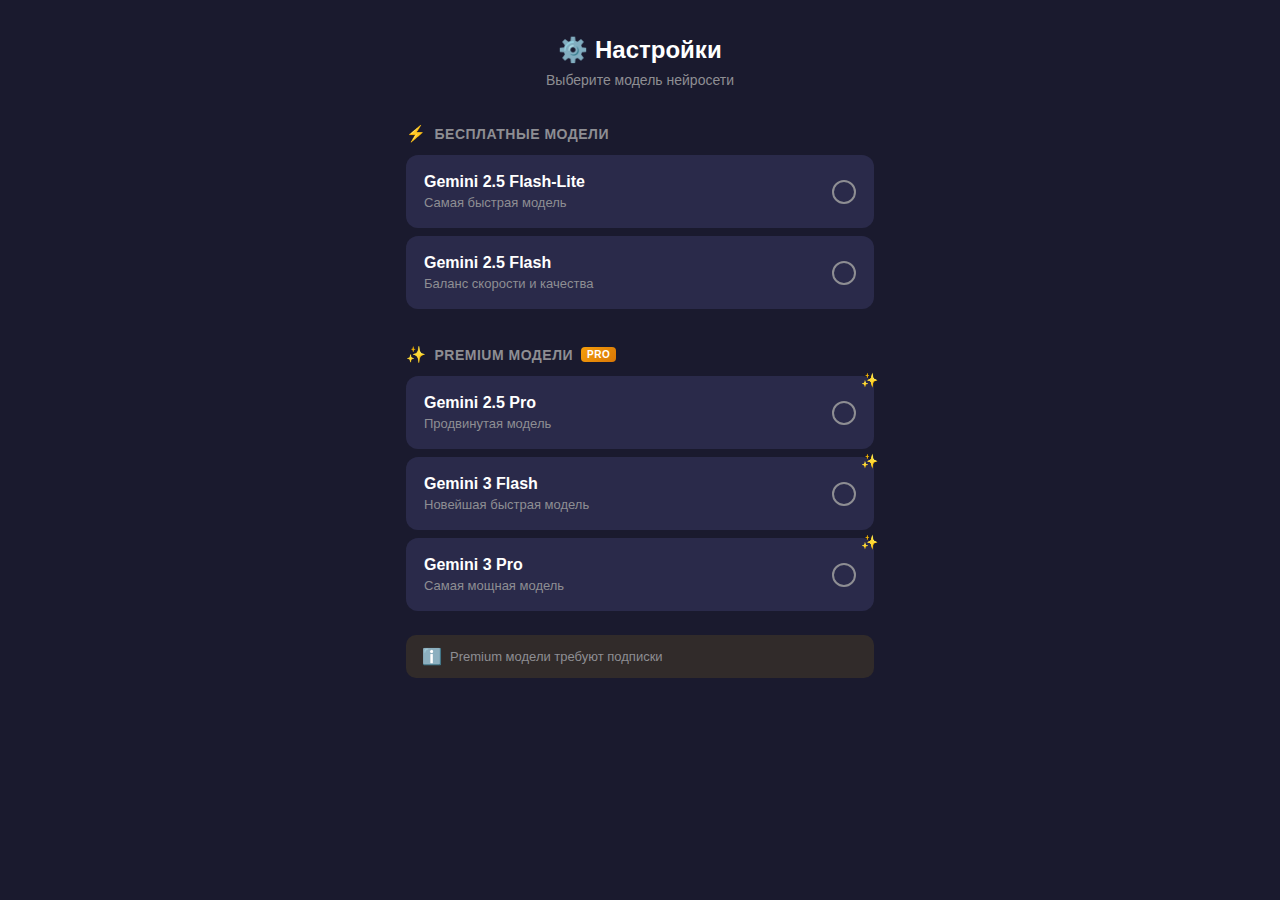
<file: index.html>
<!DOCTYPE html>
<html lang="ru">
<head>
    <meta charset="UTF-8">
    <meta name="viewport" content="width=device-width, initial-scale=1.0, user-scalable=no">
    <title>NeuroTelega - Настройки</title>
    <script src="https://telegram.org/js/telegram-web-app.js"></script>
    <link rel="stylesheet" href="style.css">
</head>
<body>
    <div class="container">
        <header>
            <h1>⚙️ Настройки</h1>
            <p class="subtitle">Выберите модель нейросети</p>
        </header>

        <section class="models-section">
            <div class="section-title">
                <span class="icon">⚡</span>
                <span>Бесплатные модели</span>
            </div>
            
            <div class="model-card" data-model="gem-2.5-fl">
                <div class="model-info">
                    <div class="model-name">Gemini 2.5 Flash-Lite</div>
                    <div class="model-desc">Самая быстрая модель</div>
                </div>
                <div class="model-check"></div>
            </div>
            
            <div class="model-card" data-model="gem-2.5-f">
                <div class="model-info">
                    <div class="model-name">Gemini 2.5 Flash</div>
                    <div class="model-desc">Баланс скорости и качества</div>
                </div>
                <div class="model-check"></div>
            </div>
        </section>

        <section class="models-section premium-section">
            <div class="section-title">
                <span class="icon">✨</span>
                <span>Premium модели</span>
                <span class="premium-badge">PRO</span>
            </div>
            
            <div class="model-card premium" data-model="gem-2.5-p">
                <div class="model-info">
                    <div class="model-name">Gemini 2.5 Pro</div>
                    <div class="model-desc">Продвинутая модель</div>
                </div>
                <div class="model-check"></div>
            </div>
            
            <div class="model-card premium" data-model="gem-3-f">
                <div class="model-info">
                    <div class="model-name">Gemini 3 Flash</div>
                    <div class="model-desc">Новейшая быстрая модель</div>
                </div>
                <div class="model-check"></div>
            </div>
            
            <div class="model-card premium" data-model="gem-3-p">
                <div class="model-info">
                    <div class="model-name">Gemini 3 Pro</div>
                    <div class="model-desc">Самая мощная модель</div>
                </div>
                <div class="model-check"></div>
            </div>
        </section>

        <div class="info-block">
            <span class="info-icon">ℹ️</span>
            <span>Premium модели требуют подписки</span>
        </div>
    </div>

    <script src="app.js"></script>
</body>
</html>
</file>
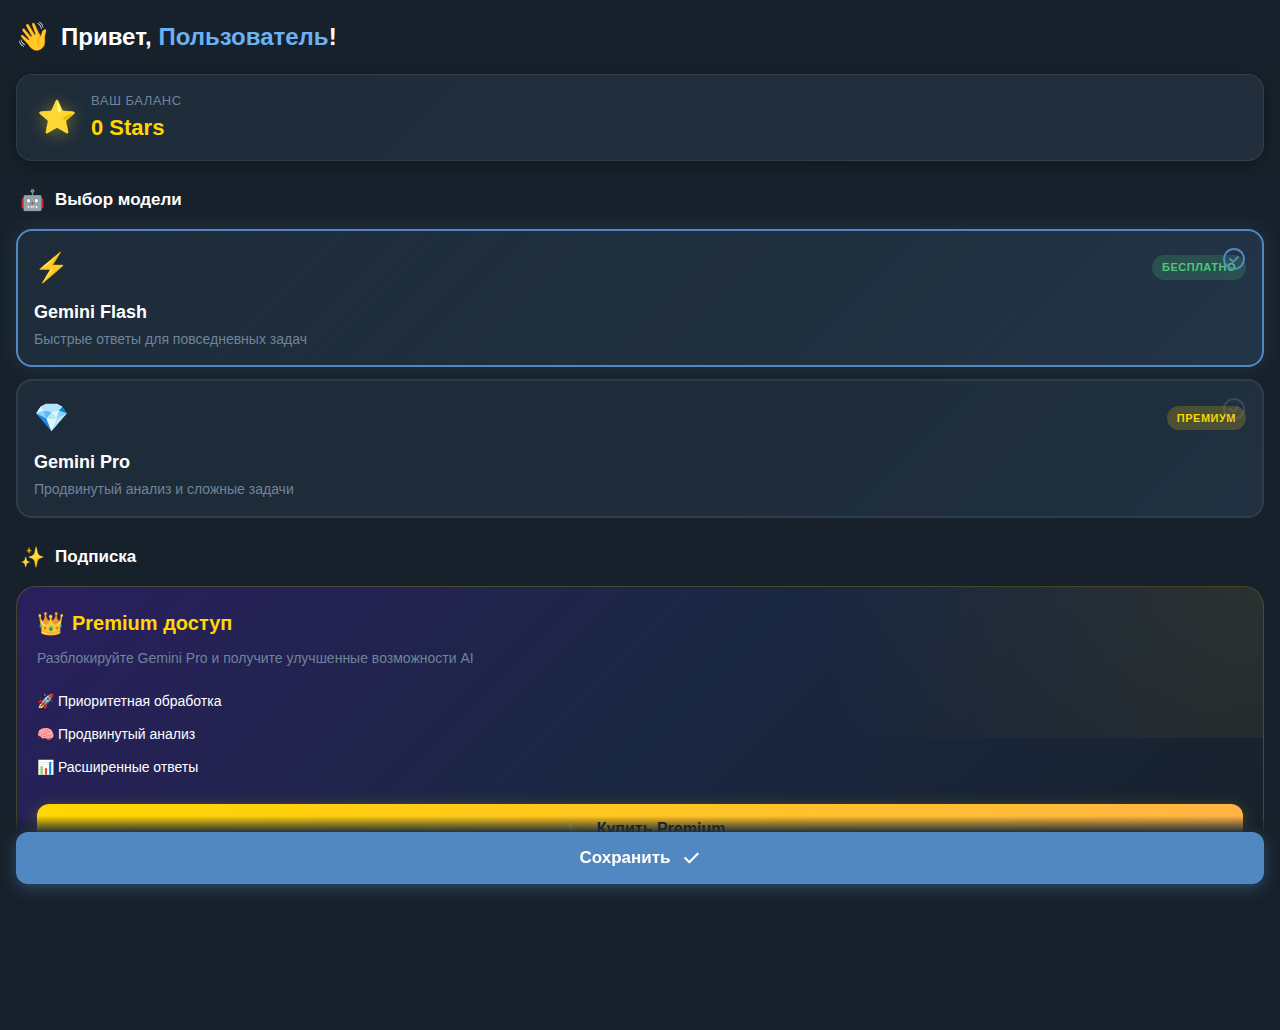
<file: webapp/index.html>
<!DOCTYPE html>
<html lang="ru">
<head>
    <meta charset="UTF-8">
    <meta name="viewport" content="width=device-width, initial-scale=1.0, user-scalable=no">
    <title>AI Assistant Settings</title>
    <link rel="stylesheet" href="styles.css">
    <script src="https://telegram.org/js/telegram-web-app.js"></script>
</head>
<body>
    <div class="container">
        <!-- Header Section -->
        <header class="header">
            <div class="greeting">
                <span class="wave">👋</span>
                <h1>Привет, <span id="username">Пользователь</span>!</h1>
            </div>
            <div class="balance-card">
                <div class="balance-icon">⭐</div>
                <div class="balance-info">
                    <span class="balance-label">Ваш баланс</span>
                    <span class="balance-value" id="balance">0 Stars</span>
                </div>
            </div>
        </header>

        <!-- Model Selection Section -->
        <section class="section">
            <h2 class="section-title">
                <span class="section-icon">🤖</span>
                Выбор модели
            </h2>
            <div class="models-grid">
                <label class="model-card" data-model="flash">
                    <input type="radio" name="model" value="gemini-flash" checked>
                    <div class="model-content">
                        <div class="model-header">
                            <span class="model-icon">⚡</span>
                            <span class="model-badge free">Бесплатно</span>
                        </div>
                        <h3 class="model-name">Gemini Flash</h3>
                        <p class="model-desc">Быстрые ответы для повседневных задач</p>
                        <div class="model-check">
                            <svg viewBox="0 0 24 24" fill="none">
                                <circle cx="12" cy="12" r="10" stroke="currentColor" stroke-width="2"/>
                                <path d="M8 12l3 3 5-5" stroke="currentColor" stroke-width="2" stroke-linecap="round" stroke-linejoin="round"/>
                            </svg>
                        </div>
                    </div>
                </label>

                <label class="model-card" data-model="pro">
                    <input type="radio" name="model" value="gemini-pro">
                    <div class="model-content">
                        <div class="model-header">
                            <span class="model-icon">💎</span>
                            <span class="model-badge premium">Премиум</span>
                        </div>
                        <h3 class="model-name">Gemini Pro</h3>
                        <p class="model-desc">Продвинутый анализ и сложные задачи</p>
                        <div class="model-check">
                            <svg viewBox="0 0 24 24" fill="none">
                                <circle cx="12" cy="12" r="10" stroke="currentColor" stroke-width="2"/>
                                <path d="M8 12l3 3 5-5" stroke="currentColor" stroke-width="2" stroke-linecap="round" stroke-linejoin="round"/>
                            </svg>
                        </div>
                    </div>
                </label>
            </div>
        </section>

        <!-- Subscription Section -->
        <section class="section">
            <h2 class="section-title">
                <span class="section-icon">✨</span>
                Подписка
            </h2>
            <div class="subscription-card">
                <div class="subscription-content">
                    <div class="subscription-info">
                        <h3>Premium доступ</h3>
                        <p>Разблокируйте Gemini Pro и получите улучшенные возможности AI</p>
                        <ul class="features-list">
                            <li>🚀 Приоритетная обработка</li>
                            <li>🧠 Продвинутый анализ</li>
                            <li>📊 Расширенные ответы</li>
                        </ul>
                    </div>
                    <button class="buy-button" id="buyPremium">
                        <span class="buy-icon">⭐</span>
                        <span class="buy-text">
                            <span class="buy-label">Купить Premium</span>
                            <span class="buy-price">150 Stars</span>
                        </span>
                    </button>
                </div>
            </div>
        </section>
    </div>

    <!-- Save Button -->
    <div class="footer">
        <button class="save-button" id="saveButton">
            <span>Сохранить</span>
            <svg viewBox="0 0 24 24" fill="none" width="20" height="20">
                <path d="M5 12l5 5L20 7" stroke="currentColor" stroke-width="2.5" stroke-linecap="round" stroke-linejoin="round"/>
            </svg>
        </button>
    </div>

    <script src="script.js"></script>
</body>
</html>
</file>
<file: style.css>
* {
    margin: 0;
    padding: 0;
    box-sizing: border-box;
}

:root {
    --bg-color: var(--tg-theme-bg-color, #1a1a2e);
    --text-color: var(--tg-theme-text-color, #ffffff);
    --hint-color: var(--tg-theme-hint-color, #8e8e93);
    --link-color: var(--tg-theme-link-color, #5ba0d0);
    --button-color: var(--tg-theme-button-color, #5ba0d0);
    --button-text-color: var(--tg-theme-button-text-color, #ffffff);
    --secondary-bg: var(--tg-theme-secondary-bg-color, #2a2a4a);
}

body {
    font-family: -apple-system, BlinkMacSystemFont, 'Segoe UI', Roboto, Oxygen, Ubuntu, sans-serif;
    background-color: var(--bg-color);
    color: var(--text-color);
    min-height: 100vh;
    padding-bottom: 100px;
}

.container {
    max-width: 500px;
    margin: 0 auto;
    padding: 16px;
}

header {
    text-align: center;
    padding: 20px 0 24px;
}

header h1 {
    font-size: 24px;
    font-weight: 600;
    margin-bottom: 8px;
}

.subtitle {
    color: var(--hint-color);
    font-size: 14px;
}

.models-section {
    margin-bottom: 24px;
}

.section-title {
    display: flex;
    align-items: center;
    gap: 8px;
    padding: 12px 0;
    font-size: 14px;
    font-weight: 600;
    color: var(--hint-color);
    text-transform: uppercase;
    letter-spacing: 0.5px;
}

.section-title .icon {
    font-size: 16px;
}

.premium-badge {
    background: linear-gradient(135deg, #f59e0b, #d97706);
    color: white;
    font-size: 10px;
    padding: 2px 6px;
    border-radius: 4px;
    font-weight: 700;
}

.model-card {
    background: var(--secondary-bg);
    border-radius: 12px;
    padding: 16px;
    margin-bottom: 8px;
    display: flex;
    align-items: center;
    justify-content: space-between;
    cursor: pointer;
    transition: all 0.2s ease;
    border: 2px solid transparent;
}

.model-card:hover {
    transform: scale(1.01);
}

.model-card:active {
    transform: scale(0.99);
}

.model-card.selected {
    border-color: var(--button-color);
    background: rgba(91, 160, 208, 0.15);
}

.model-card.premium {
    position: relative;
}

.model-card.premium::before {
    content: '✨';
    position: absolute;
    top: -6px;
    right: -6px;
    font-size: 14px;
}

.model-info {
    flex: 1;
}

.model-name {
    font-size: 16px;
    font-weight: 600;
    margin-bottom: 4px;
}

.model-desc {
    font-size: 13px;
    color: var(--hint-color);
}

.model-check {
    width: 24px;
    height: 24px;
    border-radius: 50%;
    border: 2px solid var(--hint-color);
    display: flex;
    align-items: center;
    justify-content: center;
    transition: all 0.2s ease;
}

.model-card.selected .model-check {
    background: var(--button-color);
    border-color: var(--button-color);
}

.model-card.selected .model-check::after {
    content: '✓';
    color: white;
    font-size: 14px;
    font-weight: bold;
}

.info-block {
    display: flex;
    align-items: center;
    gap: 8px;
    padding: 12px 16px;
    background: rgba(255, 193, 7, 0.1);
    border-radius: 10px;
    font-size: 13px;
    color: var(--hint-color);
}

.info-icon {
    font-size: 16px;
}

/* Анимация выбора */
@keyframes pulse {
    0% { transform: scale(1); }
    50% { transform: scale(1.05); }
    100% { transform: scale(1); }
}

.model-card.just-selected {
    animation: pulse 0.3s ease;
}
</file>
<file: webapp/styles.css>
/* Telegram-style Dark Theme Variables */
:root {
    --tg-theme-bg-color: #17212b;
    --tg-theme-secondary-bg: #232e3c;
    --tg-theme-text-color: #ffffff;
    --tg-theme-hint-color: #708499;
    --tg-theme-link-color: #6ab2f2;
    --tg-theme-button-color: #5288c1;
    --tg-theme-button-text-color: #ffffff;
    --tg-theme-accent: #5288c1;
    --tg-theme-success: #50c878;
    --tg-theme-premium: #ffd700;
    --tg-theme-card-bg: #1e2c3a;
    --tg-theme-border: rgba(255, 255, 255, 0.08);
    --tg-theme-shadow: rgba(0, 0, 0, 0.3);
    
    --radius-sm: 8px;
    --radius-md: 12px;
    --radius-lg: 16px;
    --radius-xl: 20px;
    
    --transition-fast: 0.15s ease;
    --transition-normal: 0.25s ease;
}

/* Reset & Base */
* {
    margin: 0;
    padding: 0;
    box-sizing: border-box;
}

html {
    font-size: 16px;
    -webkit-tap-highlight-color: transparent;
}

body {
    font-family: -apple-system, BlinkMacSystemFont, 'SF Pro Text', 'Segoe UI', Roboto, 'Helvetica Neue', sans-serif;
    background-color: var(--tg-theme-bg-color);
    color: var(--tg-theme-text-color);
    min-height: 100vh;
    padding-bottom: 100px;
    line-height: 1.5;
    overflow-x: hidden;
}

/* Container */
.container {
    max-width: 100%;
    padding: 16px;
    animation: fadeIn 0.4s ease-out;
}

@keyframes fadeIn {
    from {
        opacity: 0;
        transform: translateY(10px);
    }
    to {
        opacity: 1;
        transform: translateY(0);
    }
}

/* Header */
.header {
    margin-bottom: 24px;
}

.greeting {
    display: flex;
    align-items: center;
    gap: 10px;
    margin-bottom: 16px;
}

.wave {
    font-size: 28px;
    animation: wave 1.5s ease-in-out infinite;
    display: inline-block;
}

@keyframes wave {
    0%, 100% { transform: rotate(0deg); }
    25% { transform: rotate(20deg); }
    75% { transform: rotate(-15deg); }
}

.greeting h1 {
    font-size: 24px;
    font-weight: 600;
    color: var(--tg-theme-text-color);
}

.greeting h1 span {
    color: var(--tg-theme-link-color);
}

/* Balance Card */
.balance-card {
    display: flex;
    align-items: center;
    gap: 14px;
    background: linear-gradient(135deg, var(--tg-theme-card-bg) 0%, var(--tg-theme-secondary-bg) 100%);
    border: 1px solid var(--tg-theme-border);
    border-radius: var(--radius-lg);
    padding: 16px 20px;
    box-shadow: 0 4px 16px var(--tg-theme-shadow);
}

.balance-icon {
    font-size: 32px;
    filter: drop-shadow(0 2px 8px rgba(255, 215, 0, 0.4));
    animation: pulse 2s ease-in-out infinite;
}

@keyframes pulse {
    0%, 100% { transform: scale(1); }
    50% { transform: scale(1.1); }
}

.balance-info {
    display: flex;
    flex-direction: column;
}

.balance-label {
    font-size: 13px;
    color: var(--tg-theme-hint-color);
    text-transform: uppercase;
    letter-spacing: 0.5px;
}

.balance-value {
    font-size: 22px;
    font-weight: 700;
    color: var(--tg-theme-premium);
}

/* Section */
.section {
    margin-bottom: 24px;
}

.section-title {
    display: flex;
    align-items: center;
    gap: 10px;
    font-size: 17px;
    font-weight: 600;
    color: var(--tg-theme-text-color);
    margin-bottom: 14px;
    padding-left: 4px;
}

.section-icon {
    font-size: 20px;
}

/* Models Grid */
.models-grid {
    display: flex;
    flex-direction: column;
    gap: 12px;
}

/* Model Card */
.model-card {
    display: block;
    cursor: pointer;
    position: relative;
}

.model-card input[type="radio"] {
    position: absolute;
    opacity: 0;
    pointer-events: none;
}

.model-content {
    background: var(--tg-theme-card-bg);
    border: 2px solid var(--tg-theme-border);
    border-radius: var(--radius-lg);
    padding: 16px;
    transition: all var(--transition-normal);
    position: relative;
    overflow: hidden;
}

.model-content::before {
    content: '';
    position: absolute;
    top: 0;
    left: 0;
    right: 0;
    bottom: 0;
    background: linear-gradient(135deg, transparent 60%, rgba(82, 136, 193, 0.05) 100%);
    pointer-events: none;
}

.model-card:active .model-content {
    transform: scale(0.98);
}

.model-card input:checked + .model-content {
    border-color: var(--tg-theme-accent);
    background: linear-gradient(135deg, var(--tg-theme-card-bg) 0%, rgba(82, 136, 193, 0.15) 100%);
    box-shadow: 0 0 20px rgba(82, 136, 193, 0.2);
}

.model-header {
    display: flex;
    justify-content: space-between;
    align-items: center;
    margin-bottom: 10px;
}

.model-icon {
    font-size: 28px;
}

.model-badge {
    font-size: 11px;
    font-weight: 600;
    padding: 4px 10px;
    border-radius: 20px;
    text-transform: uppercase;
    letter-spacing: 0.5px;
}

.model-badge.free {
    background: rgba(80, 200, 120, 0.2);
    color: var(--tg-theme-success);
}

.model-badge.premium {
    background: rgba(255, 215, 0, 0.2);
    color: var(--tg-theme-premium);
}

.model-name {
    font-size: 18px;
    font-weight: 600;
    margin-bottom: 4px;
    color: var(--tg-theme-text-color);
}

.model-desc {
    font-size: 14px;
    color: var(--tg-theme-hint-color);
    line-height: 1.4;
}

.model-check {
    position: absolute;
    top: 16px;
    right: 16px;
    width: 24px;
    height: 24px;
    color: var(--tg-theme-hint-color);
    opacity: 0.3;
    transition: all var(--transition-normal);
}

.model-card input:checked + .model-content .model-check {
    color: var(--tg-theme-accent);
    opacity: 1;
}

/* Subscription Card */
.subscription-card {
    background: linear-gradient(135deg, #2a1f5e 0%, #1a2742 50%, #17212b 100%);
    border: 1px solid rgba(255, 215, 0, 0.2);
    border-radius: var(--radius-xl);
    padding: 20px;
    position: relative;
    overflow: hidden;
}

.subscription-card::before {
    content: '';
    position: absolute;
    top: -50%;
    right: -50%;
    width: 100%;
    height: 100%;
    background: radial-gradient(circle, rgba(255, 215, 0, 0.08) 0%, transparent 70%);
    pointer-events: none;
}

.subscription-content {
    position: relative;
    z-index: 1;
}

.subscription-info h3 {
    font-size: 20px;
    font-weight: 700;
    color: var(--tg-theme-premium);
    margin-bottom: 8px;
    display: flex;
    align-items: center;
    gap: 8px;
}

.subscription-info h3::before {
    content: '👑';
    font-size: 22px;
}

.subscription-info p {
    font-size: 14px;
    color: var(--tg-theme-hint-color);
    margin-bottom: 16px;
    line-height: 1.5;
}

.features-list {
    list-style: none;
    margin-bottom: 20px;
}

.features-list li {
    font-size: 14px;
    color: var(--tg-theme-text-color);
    padding: 6px 0;
    display: flex;
    align-items: center;
    gap: 8px;
}

/* Buy Button */
.buy-button {
    display: flex;
    align-items: center;
    justify-content: center;
    gap: 12px;
    width: 100%;
    padding: 16px 24px;
    background: linear-gradient(135deg, #ffd700 0%, #ffb347 100%);
    border: none;
    border-radius: var(--radius-md);
    cursor: pointer;
    transition: all var(--transition-normal);
    box-shadow: 0 4px 16px rgba(255, 215, 0, 0.3);
}

.buy-button:hover {
    transform: translateY(-2px);
    box-shadow: 0 6px 24px rgba(255, 215, 0, 0.4);
}

.buy-button:active {
    transform: translateY(0);
    box-shadow: 0 2px 8px rgba(255, 215, 0, 0.3);
}

.buy-icon {
    font-size: 24px;
}

.buy-text {
    display: flex;
    flex-direction: column;
    align-items: flex-start;
}

.buy-label {
    font-size: 16px;
    font-weight: 700;
    color: #17212b;
}

.buy-price {
    font-size: 13px;
    font-weight: 500;
    color: rgba(23, 33, 43, 0.7);
}

/* Footer with Save Button */
.footer {
    position: fixed;
    bottom: 0;
    left: 0;
    right: 0;
    padding: 16px;
    background: linear-gradient(to top, var(--tg-theme-bg-color) 80%, transparent 100%);
    z-index: 100;
}

.save-button {
    display: flex;
    align-items: center;
    justify-content: center;
    gap: 10px;
    width: 100%;
    padding: 16px 24px;
    background: var(--tg-theme-button-color);
    color: var(--tg-theme-button-text-color);
    border: none;
    border-radius: var(--radius-md);
    font-size: 17px;
    font-weight: 600;
    cursor: pointer;
    transition: all var(--transition-normal);
    box-shadow: 0 4px 16px rgba(82, 136, 193, 0.4);
}

.save-button:hover {
    background: #6398d1;
    transform: translateY(-2px);
    box-shadow: 0 6px 24px rgba(82, 136, 193, 0.5);
}

.save-button:active {
    transform: translateY(0);
    box-shadow: 0 2px 8px rgba(82, 136, 193, 0.4);
}

.save-button svg {
    stroke: currentColor;
}

/* Haptic feedback simulation for non-TG environments */
@media (hover: hover) {
    .model-card:hover .model-content {
        border-color: rgba(255, 255, 255, 0.15);
        background: rgba(30, 44, 58, 0.8);
    }
}

/* Safe area for devices with notch */
@supports (padding-bottom: env(safe-area-inset-bottom)) {
    .footer {
        padding-bottom: calc(16px + env(safe-area-inset-bottom));
    }
    
    body {
        padding-bottom: calc(100px + env(safe-area-inset-bottom));
    }
}

/* Scrollbar styling */
::-webkit-scrollbar {
    width: 4px;
}

::-webkit-scrollbar-track {
    background: var(--tg-theme-bg-color);
}

::-webkit-scrollbar-thumb {
    background: var(--tg-theme-hint-color);
    border-radius: 4px;
}

/* Loading state */
.loading {
    opacity: 0.6;
    pointer-events: none;
}

/* Toast notification (for feedback) */
.toast {
    position: fixed;
    bottom: 100px;
    left: 50%;
    transform: translateX(-50%) translateY(20px);
    background: var(--tg-theme-secondary-bg);
    color: var(--tg-theme-text-color);
    padding: 12px 24px;
    border-radius: var(--radius-md);
    font-size: 14px;
    font-weight: 500;
    opacity: 0;
    transition: all var(--transition-normal);
    z-index: 200;
    box-shadow: 0 4px 16px var(--tg-theme-shadow);
}

.toast.show {
    opacity: 1;
    transform: translateX(-50%) translateY(0);
}
</file>
